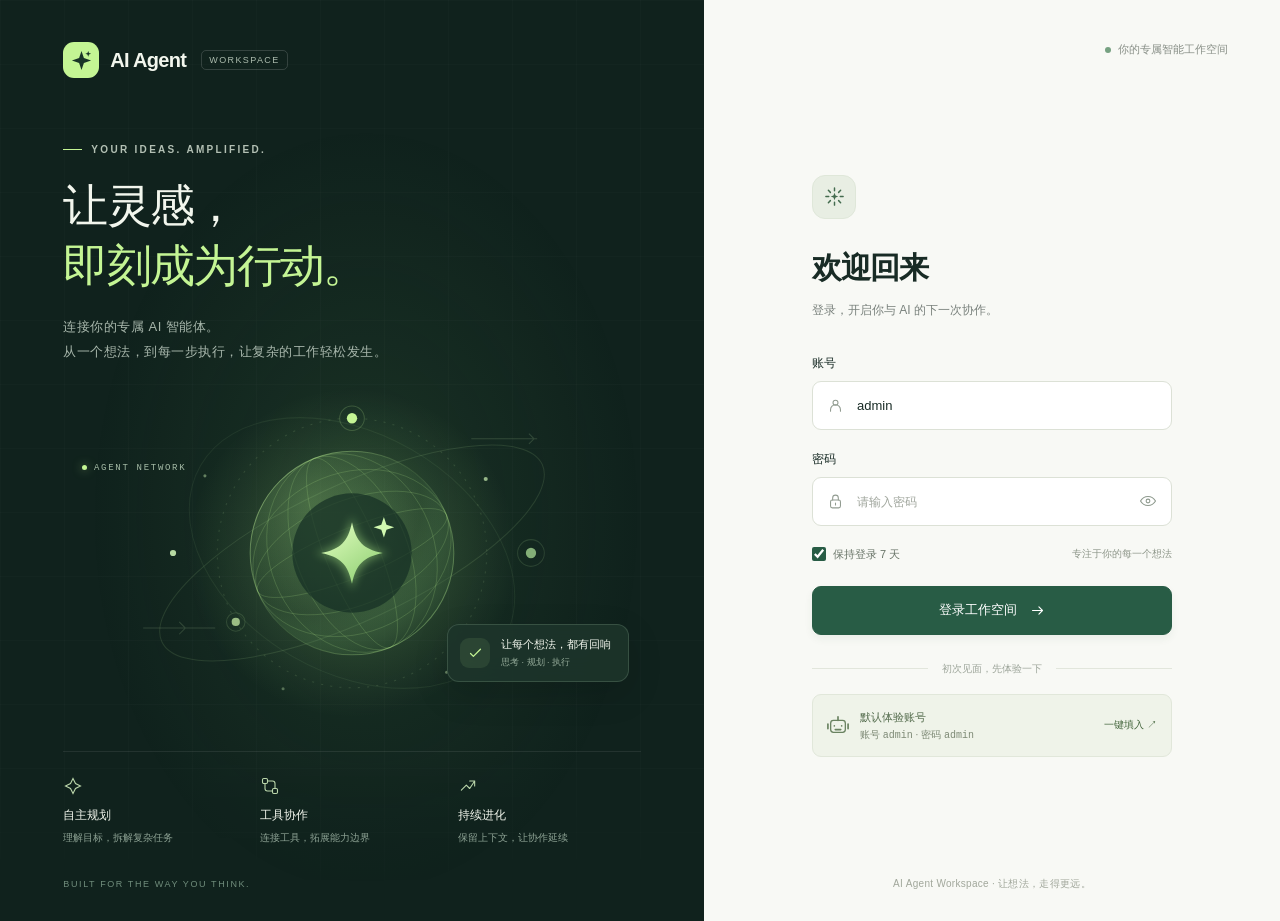
<file: docs/dev-ops/nginx/html/index.html>
<!DOCTYPE html>
<html lang="zh-CN" data-auth-state="checking">
<head>
  <meta charset="UTF-8">
  <meta name="viewport" content="width=device-width, initial-scale=1.0">
  <meta name="theme-color" content="#f7f8f4">
  <meta name="description" content="AI Agent 智能工作空间，与专属智能体一起思考、规划与执行。">
  <title>智能体对话 · AI Agent</title>
  <link rel="stylesheet" href="css/chat.css">
  <script src="js/config.js"></script>
  <script src="js/auth.js"></script>
  <script>if (AgentAuth.requireSession()) document.documentElement.dataset.authState = 'ready';</script>
  <script src="js/chat.js" defer></script>
</head>
<body>
  <svg class="icon-library" xmlns="http://www.w3.org/2000/svg" aria-hidden="true">
    <symbol id="spark" viewBox="0 0 24 24"><path d="m12 2 2.5 7.5L22 12l-7.5 2.5L12 22l-2.5-7.5L2 12l7.5-2.5L12 2Z" fill="currentColor" stroke="none"/></symbol>
    <symbol id="plus" viewBox="0 0 24 24"><path d="M12 5v14M5 12h14"/></symbol>
    <symbol id="chat" viewBox="0 0 24 24"><path d="M20 14a4 4 0 0 1-4 4H8l-5 3V7a4 4 0 0 1 4-4h9a4 4 0 0 1 4 4v7Z"/><path d="M7 8h9M7 12h6"/></symbol>
    <symbol id="arrow" viewBox="0 0 24 24"><path d="M12 19V5m-6 6 6-6 6 6"/></symbol>
    <symbol id="chevron" viewBox="0 0 24 24"><path d="m8 10 4 4 4-4"/></symbol>
    <symbol id="refresh" viewBox="0 0 24 24"><path d="M20 8a8 8 0 1 0 .5 7M20 3v5h-5"/></symbol>
    <symbol id="menu" viewBox="0 0 24 24"><path d="M4 6h16M4 12h16M4 18h16"/></symbol>
    <symbol id="logout" viewBox="0 0 24 24"><path d="M10 4H5v16h5m5-12 4 4-4 4m-5-4h9"/></symbol>
    <symbol id="copy" viewBox="0 0 24 24"><rect x="8" y="8" width="12" height="13" rx="2"/><path d="M16 8V3H3v13h5"/></symbol>
    <symbol id="plan" viewBox="0 0 24 24"><rect x="5" y="4" width="14" height="17" rx="2"/><path d="M9 3h6v3H9zM9 11h6M9 16h4"/></symbol>
    <symbol id="bolt" viewBox="0 0 24 24"><path d="m13 2-9 12h7l-1 8 10-13h-7l1-7Z"/></symbol>
    <symbol id="idea" viewBox="0 0 24 24"><path d="M9 18h6m-6 3h6M8 14a7 7 0 1 1 8 0l-1 4H9l-1-4Z"/></symbol>
    <symbol id="close" viewBox="0 0 24 24"><path d="m6 6 12 12M6 18 18 6"/></symbol>
    <symbol id="history" viewBox="0 0 24 24"><path d="M3 11a9 9 0 1 1 2 7M3 4v7h7m2-4v5l3 2"/></symbol>
  </svg>
  <div class="workspace">
    <button id="sidebar-scrim" class="sidebar-scrim" type="button" aria-label="关闭侧栏" hidden></button>
    <aside id="sidebar" class="sidebar" aria-label="工作空间导航">
      <a class="brand" href="index.html" aria-label="AI Agent 首页"><span class="brand-icon"><svg class="icon"><use href="#spark"/></svg></span><span>AI Agent<span class="brand-caption">你的智能工作空间</span></span></a>
      <button id="new-chat" class="new-chat" type="button"><svg class="icon"><use href="#plus"/></svg>开启新对话<span>↗</span></button>
      <p class="nav-caption">工作空间</p>
      <div class="nav-active"><svg class="icon"><use href="#chat"/></svg>智能体对话<span class="small-dot"></span></div>
      <div class="history-heading"><span>本次浏览的对话</span><svg class="icon"><use href="#history"/></svg></div>
      <nav id="conversation-list" class="conversation-list" aria-label="对话列表"><p class="history-empty">一个好想法，<br>从一句对话开始。</p></nav>
      <div class="sidebar-bottom"><div class="workspace-note"><svg class="icon"><use href="#spark"/></svg><strong>为你的想法，留出空间</strong><p>让 AI 与你一起，<br>把复杂的事情变简单。</p><span>THINK. CREATE. TOGETHER.</span></div><div class="sidebar-footer"><span class="small-dot"></span>AI Agent Workspace<span>v1.0</span></div></div>
    </aside>

    <main class="main-panel">
      <header class="topbar"><div class="breadcrumb"><button id="menu-toggle" class="icon-button menu-toggle" type="button" aria-label="打开侧栏" aria-expanded="false" aria-controls="sidebar"><svg class="icon"><use href="#menu"/></svg></button><span class="breadcrumb-root">工作空间</span><span class="breadcrumb-slash">/</span><strong>智能体对话</strong></div><div class="user-menu"><span class="topbar-note">给每个想法，一个开始</span><span class="user-avatar" aria-hidden="true">A</span><span id="user-name">admin</span><button id="logout" class="icon-button" type="button" aria-label="退出登录" title="退出登录"><svg class="icon"><use href="#logout"/></svg></button></div></header>
      <section class="chat-workspace" aria-label="智能体对话区">
        <div class="agent-toolbar"><div class="agent-control"><span class="agent-control-icon"><svg class="icon"><use href="#spark"/></svg></span><div class="agent-picker"><label for="agent-select">与你协作的智能体</label><div class="select-wrap"><select id="agent-select" disabled><option value="">正在加载智能体…</option></select><svg class="icon"><use href="#chevron"/></svg></div></div><button id="reload-agents" class="icon-button" type="button" aria-label="重新加载智能体" title="重新加载智能体"><svg class="icon"><use href="#refresh"/></svg></button></div><span id="service-status" class="service-status" role="status"><span class="small-dot"></span><span>正在连接</span></span></div>
        <div id="agent-error" class="agent-error" role="alert" hidden><span id="agent-error-text"></span><button id="retry-agents" type="button">重新加载</button></div>

        <div id="conversation-scroll" class="conversation-scroll">
          <div id="welcome" class="welcome">
            <div class="welcome-art" aria-hidden="true"><span class="welcome-orbit orbit-one"></span><span class="welcome-orbit orbit-two"></span><span class="welcome-orbit orbit-three"></span><span class="welcome-core"><svg><use href="#spark"/></svg></span><i></i><i></i></div>
            <p class="welcome-eyebrow">A LITTLE CURIOSITY. ENDLESS POSSIBILITIES.</p>
            <h1>你好，<span id="welcome-user">admin</span><span class="greeting-dot">.</span></h1>
            <h2>今天，有什么想一起完成？</h2>
            <p id="agent-description" class="welcome-description">从一个问题到一个计划，你的 AI 智能体随时准备与你协作。</p>
            <div class="suggestions" aria-label="提问灵感">
              <button class="suggestion" type="button" data-prompt="我想梳理一个新想法，请先通过几个问题帮我明确目标和关键需求。"><span class="suggestion-icon"><svg class="icon"><use href="#plan"/></svg></span><strong>帮我理清思路 <span>↗</span></strong><span>把模糊的想法，变成清晰的方向</span></button>
              <button class="suggestion" type="button" data-prompt="请帮我制定一份高效的工作计划，先询问我的任务、优先级和截止时间。"><span class="suggestion-icon"><svg class="icon"><use href="#bolt"/></svg></span><strong>让工作更高效 <span>↗</span></strong><span>拆解任务，找到下一步行动</span></button>
              <button class="suggestion" type="button" data-prompt="我想获得一些新的灵感，请先询问我感兴趣的主题，再从不同角度提出建议。"><span class="suggestion-icon"><svg class="icon"><use href="#idea"/></svg></span><strong>一起探索灵感 <span>↗</span></strong><span>换一个角度，发现更多可能</span></button>
            </div>
          </div>
          <div id="messages" class="messages" role="log" aria-label="对话记录" aria-live="polite" aria-relevant="additions text" hidden></div>
        </div>

        <div class="composer-area"><form id="chat-form" class="composer"><label class="sr-only" for="message-input">你的问题</label><textarea id="message-input" name="message" rows="2" maxlength="10000" placeholder="把你的问题或想法，交给 AI…" disabled></textarea><div class="composer-bottom"><span class="composer-hint"><svg class="icon"><use href="#spark"/></svg><span id="composer-status">正在准备你的智能体</span></span><div class="composer-actions"><span id="character-count" class="character-count" hidden></span><button id="stop-button" class="stop-button" type="button" hidden>停止等待</button><button id="send-button" class="send-button" type="submit" aria-label="发送消息" title="发送消息（Enter）" disabled><svg class="icon"><use href="#arrow"/></svg></button></div></div></form><div class="composer-footer"><span>让想法自然流动</span><span><kbd>Enter</kbd> 发送 <span class="footer-separator">·</span> <kbd>Shift + Enter</kbd> 换行</span></div></div>
      </section>
    </main>
  </div>
  <div id="toast" class="toast" role="status" hidden></div>
  <noscript><div class="noscript-message">请启用 JavaScript 以登录并使用智能体对话。</div></noscript>
</body>
</html>
</file>
<file: docs/dev-ops/nginx/html/css/chat.css>
:root { color-scheme: light; --ink:#26362d; --muted:#8c9689; --green:#315c43; --line:#e8ebe3; --background:#fcfcf9; }
* { box-sizing:border-box; }
html,body { margin:0; height:100%; }
html[data-auth-state="checking"] body { visibility:hidden; }
body { background:var(--background); color:var(--ink); font:13px -apple-system,BlinkMacSystemFont,"Segoe UI","PingFang SC","Microsoft YaHei",sans-serif; overflow:hidden; }
button,textarea,select { font:inherit; }
button,a,select,textarea { -webkit-tap-highlight-color:transparent; }
button { cursor:pointer; }
button:disabled,select:disabled { cursor:not-allowed; }
button:focus-visible,a:focus-visible,select:focus-visible,textarea:focus-visible { outline:3px solid #8db18b; outline-offset:3px; }
button { color:inherit; }
a { color:inherit; }
[hidden] { display:none !important; }
.icon-library { position:absolute; width:0; height:0; overflow:hidden; }
.icon { width:19px; height:19px; fill:none; stroke:currentColor; stroke-width:1.6; stroke-linecap:round; stroke-linejoin:round; flex-shrink:0; display:block; }
.workspace { display:flex; width:100%; height:100svh; }
.sidebar { width:246px; flex-shrink:0; border-right:1px solid var(--line); padding:30px 20px 0; background:#f2f4ec; display:flex; flex-direction:column; }
.brand { display:flex; gap:10px; align-items:center; padding:0 7px; text-decoration:none; font-size:20px; font-weight:650; letter-spacing:-.8px; }
.brand-icon { display:grid; place-items:center; width:37px; height:37px; border-radius:11px; background:#d6e9bd; color:#355334; }
.brand-icon .icon { width:25px; height:25px; }
.brand-caption { display:block; font-size:9px; font-weight:400; letter-spacing:1px; color:#96a08c; margin-top:5px; }
.new-chat { display:flex; align-items:center; gap:10px; margin-top:37px; padding:13px 14px; background:#fff; border:1px solid #dfe5d6; box-shadow:0 2px 3px #354b2a03; border-radius:9px; color:#4d6946; font-size:12px; font-weight:550; }
.new-chat>span { margin-left:auto; color:#94a28a; font-size:15px; }
.new-chat:hover { background:#f9fcf5; border-color:#bbcdb0; }
.new-chat:disabled { opacity:.5; }
.nav-caption { margin:32px 12px 12px; color:#939d88; font-size:10px; letter-spacing:1px; }
.nav-active { display:flex; align-items:center; gap:10px; border-radius:8px; padding:12px 14px; color:#45613e; background:#e4ebdb; font-size:12px; font-weight:550; }
.nav-active .small-dot { margin-left:auto; }
.small-dot { display:inline-block; width:6px; height:6px; border-radius:50%; background:#7b9f69; flex-shrink:0; }
.history-heading { display:flex; justify-content:space-between; align-items:center; padding:0 12px; margin-top:31px; color:#909a85; font-size:10px; }
.history-heading .icon { width:14px; height:14px; color:#a6af9a; }
.conversation-list { flex:1; min-height:50px; overflow:auto; padding:12px 0; scrollbar-width:thin; }
.history-empty { margin:14px 12px; line-height:1.9; font-size:11px; color:#a6af9a; }
.history-item { display:block; text-align:left; width:100%; border:0; background:transparent; padding:11px 12px; margin-bottom:4px; border-radius:7px; color:#7c8873; }
.history-item:hover,.history-item.active { background:#e8eddf; color:#41593a; }
.history-item:disabled { opacity:.6; }
.history-item strong { display:block; font-weight:450; overflow:hidden; white-space:nowrap; text-overflow:ellipsis; font-size:11px; }
.history-item span { display:block; font-size:9px; color:#9aa48f; margin-top:6px; }
.sidebar-bottom { margin-top:auto; }
.workspace-note { position:relative; padding:20px 15px; margin:10px 0 22px; border:1px solid #e0e6d6; border-radius:10px; background:linear-gradient(135deg,#eaf0df,#f4f6ef); overflow:hidden; }
.workspace-note>.icon { color:#78955f; width:22px; height:22px; margin-bottom:13px; }
.workspace-note::after { content:""; position:absolute; width:98px; height:98px; border:1px solid #b5c4a64d; border-radius:50%; right:-42px; top:-24px; box-shadow:0 0 0 13px #bdcdb119,0 0 0 26px #bdcdb112; }
.workspace-note strong { font-size:11px; font-weight:550; }
.workspace-note p { color:#98a18c; font-size:10px; line-height:1.9; margin:8px 0 18px; }
.workspace-note>span { font-size:7px; letter-spacing:1.2px; color:#a3ae94; }
.sidebar-footer { display:flex; align-items:center; gap:6px; border-top:1px solid #e0e6d7; padding:18px 2px; color:#98a18d; font-size:9px; }
.sidebar-footer .small-dot { width:4px; height:4px; }
.sidebar-footer>span:last-child { margin-left:auto; font-size:8px; }
.main-panel { flex:1; min-width:0; display:flex; flex-direction:column; }
.topbar { height:76px; flex-shrink:0; padding:0 37px; border-bottom:1px solid var(--line); display:flex; align-items:center; justify-content:space-between; gap:15px; background:#ffffff91; }
.breadcrumb,.user-menu { display:flex; align-items:center; gap:13px; }
.breadcrumb { font-size:11px; color:#929a8c; white-space:nowrap; }
.breadcrumb strong { color:#53624b; font-weight:500; }
.breadcrumb-slash { color:#c5ccbf; }
.user-menu { font-size:11px; gap:10px; }
.topbar-note { margin-right:13px; font-size:10px; color:#a5ad9d; }
.user-avatar { display:grid; place-items:center; width:30px; height:30px; border:1px solid #dfe6d5; background:#e9efdf; border-radius:50%; color:#647954; font-size:11px; font-weight:550; }
.icon-button { background:none; border:0; border-radius:6px; width:30px; height:30px; display:grid; place-items:center; color:#98a08f; }
.icon-button:hover { background:#edf1e6; color:#4e6944; }
.icon-button:disabled { opacity:.35; }
.icon-button .icon { width:16px; height:16px; }
.menu-toggle { display:none; }
.chat-workspace { flex:1; min-height:0; display:flex; flex-direction:column; }
.agent-toolbar { display:flex; align-items:center; justify-content:space-between; gap:20px; margin:22px 38px 0; padding-bottom:17px; border-bottom:1px solid #edf0e7; flex-shrink:0; }
.agent-control { display:flex; align-items:center; gap:10px; min-width:0; }
.agent-control-icon { display:grid; place-items:center; width:36px; height:36px; border:1px solid #e4e9db; border-radius:10px; background:#f2f5ea; color:#6c8d55; flex-shrink:0; }
.agent-control-icon .icon { width:21px; height:21px; }
.agent-picker { min-width:0; }
.agent-picker label { font-size:9px; color:#a2aa99; display:block; margin-bottom:3px; }
.select-wrap { position:relative; display:flex; align-items:center; max-width:360px; }
.select-wrap select { width:100%; max-width:100%; appearance:none; border:0; background:transparent; color:#526547; font-size:12px; font-weight:550; padding:3px 27px 3px 0; border-radius:3px; text-overflow:ellipsis; cursor:pointer; }
.select-wrap>.icon { position:absolute; right:3px; width:14px; height:14px; color:#9fa993; pointer-events:none; }
.service-status { display:flex; align-items:center; gap:6px; font-size:9px; color:#909c83; white-space:nowrap; }
.service-status .small-dot { width:5px; height:5px; }
.service-status.error { color:#a27260; }.service-status.error .small-dot { background:#b88873; }
.agent-error { margin:14px 38px 0; background:#fff5ef; border:1px solid #efddcf; color:#996b54; padding:12px 15px; border-radius:8px; font-size:11px; display:flex; align-items:center; gap:15px; }
.agent-error button { border:0; background:none; color:#925b41; font-size:11px; text-decoration:underline; margin-left:auto; white-space:nowrap; }
.conversation-scroll { flex:1; min-height:0; overflow-y:auto; padding:0 38px; scrollbar-width:thin; scrollbar-color:#dce3d2 transparent; overscroll-behavior:contain; }
.welcome { max-width:900px; min-height:100%; margin:0 auto; padding:24px 0 32px; display:flex; align-items:center; justify-content:center; flex-direction:column; text-align:center; }
.welcome-art { position:relative; display:grid; place-items:center; width:138px; height:103px; margin-bottom:17px; }
.welcome-core { display:grid; place-items:center; width:58px; height:58px; border-radius:19px; background:linear-gradient(145deg,#e3eecf,#f1f5e6); border:1px solid #dce6c9; color:#779454; box-shadow:0 8px 24px #8ea76c16; transform:rotate(-8deg); }
.welcome-core svg { width:32px; height:32px; transform:rotate(8deg); }
.welcome-orbit { position:absolute; width:130px; height:65px; border:1px solid #dce5ce; border-radius:50%; transform:rotate(-30deg); }
.orbit-two { transform:rotate(32deg); opacity:.55; }
.orbit-three { width:108px; height:108px; opacity:.4; }
.welcome-art i { position:absolute; width:5px; height:5px; border-radius:50%; background:#b5c995; left:7px; top:67px; box-shadow:0 0 0 4px #b5c99515; }
.welcome-art i:last-child { width:4px; height:4px; left:auto; right:10px; top:30px; background:#bfcfa5; }
.welcome-eyebrow { margin:0 0 20px; color:#a0ad91; font-size:8px; letter-spacing:2px; }
h1 { margin:0 0 12px; font-size:35px; line-height:1.35; letter-spacing:-1.3px; font-weight:550; color:#3b5131; }
.greeting-dot { color:#9fb77c; }
h2 { font-size:22px; font-weight:450; letter-spacing:-.4px; margin:0 0 17px; color:#657559; }
.welcome-description { color:#a2aa98; font-size:11px; line-height:1.9; margin:0; max-width:540px; overflow-wrap:anywhere; }
.suggestions { display:grid; grid-template-columns:repeat(3,1fr); gap:13px; width:100%; margin-top:39px; max-width:780px; }
.suggestion { text-align:left; background:#fff; border:1px solid #e7ebdf; border-radius:11px; padding:18px; transition:transform .2s,border-color .2s,box-shadow .2s; min-width:0; }
.suggestion:hover { transform:translateY(-3px); border-color:#cad8b8; box-shadow:0 8px 20px #5d754008; }
.suggestion-icon { display:grid; place-items:center; width:29px; height:29px; border-radius:8px; background:#f0f4e6; color:#849a68; margin-bottom:16px; }
.suggestion:nth-child(2) .suggestion-icon { background:#f6f2e6; color:#b39b66; }.suggestion:nth-child(3) .suggestion-icon { background:#edf1f0; color:#859d96; }
.suggestion-icon .icon { width:17px; height:17px; }
.suggestion strong { display:flex; align-items:center; justify-content:space-between; gap:8px; font-size:12px; font-weight:550; color:#657255; }
.suggestion strong>span { font-size:15px; color:#a2ad95; font-weight:400; }
.suggestion>span:last-child { display:block; color:#a4ab9a; font-size:10px; line-height:1.7; margin-top:8px; }
.messages { max-width:980px; margin:0 auto; padding:28px 0 30px; display:flex; flex-direction:column; gap:27px; }
.conversation-date { font-size:9px; letter-spacing:1px; color:#abb2a1; align-self:center; margin:0 0 6px; }
.message { display:flex; flex-direction:column; align-items:flex-start; max-width:86%; min-width:120px; animation:appear .2s ease-out; }
.message.user { align-self:flex-start; }
.message.assistant { align-self:flex-end; align-items:flex-end; max-width:92%; }
.message-meta { display:flex; align-items:center; gap:8px; color:#8a977c; font-size:10px; margin-bottom:9px; }
.message.assistant .message-meta { flex-direction:row-reverse; }
.message-avatar { display:grid; place-items:center; width:24px; height:24px; border-radius:8px; background:#edf1e6; color:#82936a; font-size:9px; }
.message-avatar .icon { width:15px; height:15px; }
.message-time { font-size:8px; color:#b0b7a7; }
.message-bubble { border-radius:0 13px 13px 13px; padding:16px 20px; border:1px solid #e5e9de; background:#fff; font-size:13px; line-height:1.95; color:#56634c; white-space:pre-wrap; overflow-wrap:anywhere; min-width:0; max-width:100%; }
.assistant .message-bubble { background:#eff4e7; border-color:#e4ebd9; border-radius:13px 0 13px 13px; white-space:normal; }
.message-bubble p { margin:0 0 12px; white-space:pre-wrap; }.message-bubble p:last-child { margin-bottom:0; }
.message-bubble h3,.message-bubble h4 { margin:18px 0 9px; font-size:14px; font-weight:600; }.message-bubble h3:first-child,.message-bubble h4:first-child { margin-top:0; }
.message-bubble ul,.message-bubble ol { padding-left:21px; margin:10px 0; }.message-bubble li { padding-left:3px; }
.message-bubble code { background:#dce6ce88; padding:2px 5px; border-radius:4px; font:11px ui-monospace,SFMono-Regular,Consolas,monospace; }
.message-bubble pre { max-width:100%; overflow-x:auto; background:#243c2e; color:#d9e6cb; border-radius:8px; padding:14px; white-space:pre; font:11px/1.8 ui-monospace,SFMono-Regular,Consolas,monospace; }
.message-bubble pre code { background:none; padding:0; font:inherit; }
.message-bubble a { color:#426c39; text-decoration:underline; text-underline-offset:3px; }
.message-tools { display:flex; align-items:center; gap:5px; margin-top:7px; }
.text-button { padding:5px 7px; border:0; border-radius:5px; background:none; display:flex; align-items:center; gap:5px; color:#9aa78a; font-size:9px; }
.text-button:hover { color:#566d43; background:#eff3e7; }.text-button .icon { width:12px; height:12px; }
.message-error .message-bubble { color:#98684f; background:#fbf1e9; border-color:#efddce; font-size:12px; }
.pending { display:flex; align-items:center; gap:10px; font-size:11px; color:#8c9e78; }
.typing-dots { display:flex; gap:3px; }.typing-dots i { width:4px; height:4px; background:#a7b991; border-radius:50%; animation:pulse 1.3s infinite; }.typing-dots i:nth-child(2) { animation-delay:.16s; }.typing-dots i:nth-child(3) { animation-delay:.32s; }
.composer-area { flex-shrink:0; width:100%; max-width:1056px; padding:10px 38px 22px; margin:0 auto; }
.composer { border:1px solid #dfe6d4; border-radius:14px; background:#fff; padding:16px 17px 12px; box-shadow:0 4px 22px #3b562008; transition:border-color .2s,box-shadow .2s; }
.composer:focus-within { border-color:#afc39a; box-shadow:0 0 0 3px #c5d7b021; }
textarea { width:100%; min-height:48px; max-height:150px; resize:none; outline:none !important; border:0; background:transparent; font-size:13px; line-height:1.7; padding:0 2px; color:#4d6040; overflow-y:auto; }
textarea::placeholder { color:#aab19f; }textarea:disabled { cursor:wait; }
.composer-bottom { display:flex; align-items:center; justify-content:space-between; gap:12px; margin-top:8px; }
.composer-hint { display:flex; align-items:center; gap:6px; color:#9ba68d; font-size:9px; min-width:0; }.composer-hint>span { overflow:hidden; white-space:nowrap; text-overflow:ellipsis; }
.composer-hint .icon { width:13px; height:13px; color:#a4b48c; }
.composer-actions { display:flex; align-items:center; gap:12px; }
.character-count { color:#a0ab92; font-size:9px; }
.send-button { display:grid; place-items:center; width:34px; height:34px; border:0; border-radius:10px; background:#365d42; color:#fff; transition:background .2s; }
.send-button:hover { background:#244a30; }.send-button:disabled { background:#edf1e6; color:#bac5ae; }
.send-button .icon { width:17px; height:17px; stroke-width:1.8; }
.stop-button { font-size:10px; color:#859674; background:#f1f5ea; border:1px solid #e4ebd9; border-radius:7px; padding:8px 10px; }
.composer-footer { display:flex; justify-content:space-between; gap:12px; font-size:9px; color:#a9b19f; margin-top:12px; padding:0 2px; }
kbd { font-family:inherit; font-size:8px; }.footer-separator { padding:0 5px; color:#c6cdbf; }
.toast { position:fixed; z-index:20; bottom:26px; left:50%; transform:translateX(-50%); max-width:90vw; padding:11px 20px; border-radius:9px; box-shadow:0 4px 20px #0001; background:#334d35; color:#fff; font-size:12px; }
.sidebar-scrim { display:none; }.noscript-message { position:fixed; inset:0; display:grid; place-items:center; background:#f7f8f1; visibility:visible; z-index:100; padding:30px; }
.sr-only { position:absolute; width:1px; height:1px; padding:0; overflow:hidden; clip-path:inset(50%); white-space:nowrap; }
@keyframes pulse { 0%,80%,100% { opacity:.4; transform:translateY(0); } 40% { opacity:1; transform:translateY(-3px); } }
@keyframes appear { from { opacity:0; transform:translateY(5px); } to { opacity:1; transform:translateY(0); } }
@media(min-width:1600px) { .welcome { max-width:950px; }.suggestions { max-width:830px; }.welcome h1 { font-size:40px; }.welcome h2 { font-size:25px; } }
@media(max-height:760px) and (min-width:761px) { .welcome { padding-top:15px; padding-bottom:20px; }.welcome-art { height:72px; transform:scale(.8); margin-bottom:7px; }.welcome-eyebrow { margin-bottom:14px; }.suggestions { margin-top:24px; }.suggestion { padding:14px; }.suggestion-icon { margin-bottom:10px; }.workspace-note { display:none; }.sidebar-bottom { margin-top:10px; } }
@media(max-width:1100px) { .sidebar { width:218px; padding-left:15px; padding-right:15px; }.topbar { padding-left:26px; padding-right:26px; }.agent-toolbar { margin-left:26px; margin-right:26px; }.conversation-scroll { padding-left:26px; padding-right:26px; }.composer-area { padding-left:26px; padding-right:26px; }.suggestion { padding:14px; }.suggestion>span:last-child { font-size:9px; }.topbar-note { display:none; }.welcome h2 { font-size:20px; } }
@media(max-width:760px) {
  .sidebar { position:fixed; inset:0 auto 0 0; width:260px; z-index:12; transform:translateX(-100%); transition:transform .2s; padding-top:26px; }.sidebar.open { transform:translateX(0); }
  .sidebar-scrim:not([hidden]) { display:block; position:fixed; inset:0; z-index:11; background:#24382d55; border:0; backdrop-filter:blur(3px); }
  .menu-toggle { display:grid; }.topbar { height:62px; padding:0 16px; }.breadcrumb { gap:7px; font-size:11px; }.breadcrumb-root,.breadcrumb-slash { display:none; }.user-menu { gap:7px; font-size:10px; }.user-avatar { width:27px; height:27px; font-size:10px; }
  .agent-toolbar { margin:15px 20px 0; padding-bottom:14px; gap:9px; }.agent-control { gap:8px; }.agent-control-icon { width:31px; height:31px; border-radius:8px; }.agent-control-icon .icon { width:18px; height:18px; }.agent-picker label { font-size:8px; }.select-wrap { max-width:195px; }.select-wrap select { font-size:11px; }.service-status { font-size:8px; }
  .conversation-scroll { padding:0 20px; }.welcome { padding:27px 0; }.welcome-art { width:120px; height:88px; transform:scale(.9); margin-bottom:13px; }.welcome-eyebrow { font-size:6px; letter-spacing:1.3px; margin-bottom:17px; }.welcome h1 { font-size:29px; }.welcome h2 { font-size:19px; margin-bottom:12px; }.welcome-description { font-size:10px; max-width:290px; }
  .suggestions { gap:8px; margin-top:27px; }.suggestion { padding:13px 10px; border-radius:9px; }.suggestion-icon { width:26px; height:26px; margin-bottom:13px; }.suggestion strong { font-size:10px; gap:1px; }.suggestion strong>span { font-size:11px; }.suggestion>span:last-child { font-size:8px; line-height:1.8; }
  .composer-area { padding:10px 16px max(15px,env(safe-area-inset-bottom)); }.composer { padding:14px 13px 10px; border-radius:12px; }textarea { font-size:16px; min-height:47px; max-height:110px; }.composer-footer { font-size:8px; }.composer-footer>span:first-child { display:none; }.composer-footer>span:last-child { margin-left:auto; }.composer-hint { font-size:8px; }.composer-bottom { gap:5px; }.composer-actions { gap:7px; }.composer-hint>span { max-width:170px; }
  .agent-error { margin-left:20px; margin-right:20px; font-size:10px; }.messages { gap:23px; padding-top:23px; }.message { max-width:92%; }.message.assistant { max-width:95%; }.message-bubble { padding:13px 15px; font-size:13px; }.message-time { display:none; }
}
@media(max-width:370px) { .service-status>span:last-child { display:none; }.suggestion strong>span { display:none; }.welcome h2 { font-size:17px; }.composer-hint>span { max-width:135px; } }
@media(prefers-reduced-motion:reduce) { *,*::before,*::after { animation:none !important; transition:none !important; scroll-behavior:auto !important; } }
</file>
